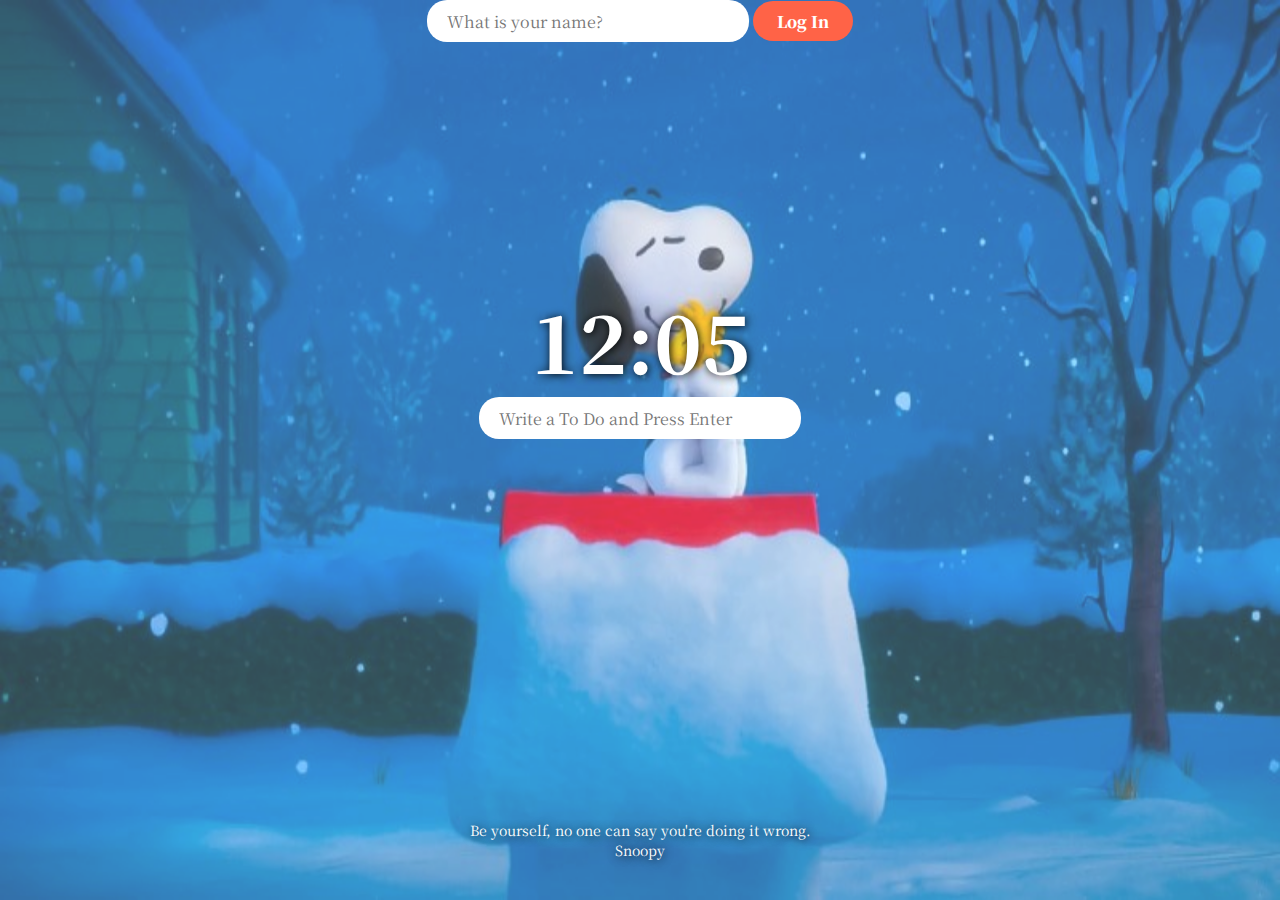
<file: index.html>
<!DOCTYPE html>
<html lang="en">
  <head>
    <meta charset="UTF-8" />
    <meta http-equiv="X-UA-Compatible" content="IE=edge" />
    <meta name="viewport" content="width=device-width, initial-scale=1.0" />

    <link rel="stylesheet" href="css/style.css" />
    <title>Momemtum App</title>
    <link
      href="https://fonts.googleapis.com/css2?family=Aboreto&family=Hahmlet:wght@400;500;600;700&family=Noto+Serif+KR:wght@400;600;900&family=Roboto&family=Silkscreen&display=swap"
      rel="stylesheet"
    />
  </head>

  <body>
    <form id="login-form" class="hidden">
      <input
        required
        maxlength="15"
        type="text"
        placeholder="What is your name?"
      />
      <button>Log In</button>
    </form>
    <h2 id="clock">00:00:00</h2>
    <h1 id="greeting" class="hidden"></h1>
    <form id="todo-form">
      <input type="text" placeholder="Write a To Do and Press Enter" required />
    </form>
    <div class="todo-wrap">
      <ul id="todo-list"></ul>
    </div>
    <div id="quote">
      <span></span> <br />
      <span></span>
    </div>
    <div id="weather">
      <span></span>
      <span></span>
    </div>
    <script src="js/greetings.js"></script>
    <script src="js/clock.js"></script>
    <script src="js/quotes.js"></script>
    <script src="js/background.js"></script>
    <script src="js/todo.js"></script>
    <script src="js/weather.js"></script>
  </body>
</html>
</file>
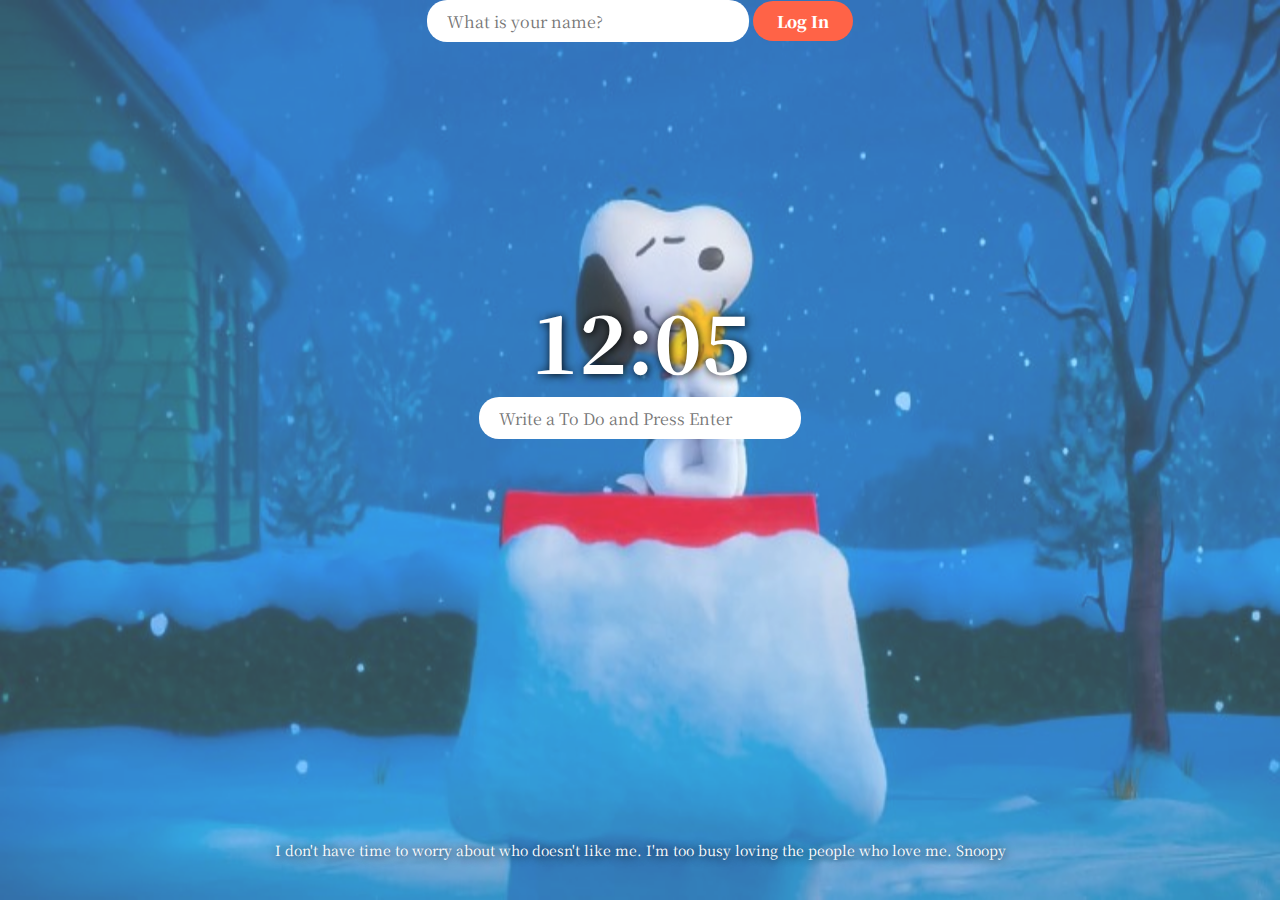
<file: momentum/index.html>
<!DOCTYPE html>
<html lang="en">
  <head>
    <meta charset="UTF-8" />
    <meta http-equiv="X-UA-Compatible" content="IE=edge" />
    <meta name="viewport" content="width=device-width, initial-scale=1.0" />

    <link rel="stylesheet" href="css/style.css" />

    <title>Momemtum App</title>
  </head>

  <body>
    <form id="login-form" class="hidden">
      <input
        required
        maxlength="15"
        type="text"
        placeholder="What is your name?"
      />
      <button>Log In</button>
    </form>
    <h2 id="clock">00:00:00</h2>
    <h1 id="greeting" class="hidden"></h1>
    <form id="todo-form">
      <input type="text" placeholder="Write a To Do and Press Enter" required />
    </form>
    <ul id="todo-list"></ul>
    <div id="quote">
      <span></span>
      <span></span>
    </div>
    <div id="weather">
      <span></span>
      <span></span>
    </div>
    <script src="js/greetings.js"></script>
    <script src="js/clock.js"></script>
    <script src="js/quotes.js"></script>
    <script src="js/background.js"></script>
    <script src="js/todo.js"></script>
    <script src="js/weather.js"></script>
  </body>
</html>
</file>
<file: css/style.css>
@import url('https://fonts.googleapis.com/css2?family=Aboreto&family=Hahmlet:wght@400;500;600;700&family=Noto+Serif+KR:wght@400;600;900&family=Roboto&family=Silkscreen&display=swap');
* {
  font-family: 'Noto Serif KR', serif;
}
img {
  width: 100%;
  height: 100%;
  position: absolute;
  top: 0px;
  left: 0px;
  z-index: -1;
  opacity: 0.8;
}
body {
  margin: 0;
  color: white;
  text-shadow: 1px 1px 10px #000;
  text-align: center;
}
#clock {
  margin-top: 240px;
  font-size: 80px;
  font-weight: 800;
  margin-bottom: 0;
}
h1 {
  margin-top: 0;
  margin-bottom: 100px;
}
input[type='text'] {
  width: 300px;
  height: 40px;
  font-size: 16px;
  border: none;
  border-radius: 20px;
  padding-left: 20px;
  outline: 0;
}
button {
  width: 100px;
  height: 40px;
  font-size: 16px;
  font-weight: 900;
  border: none;
  border-radius: 20px;
  outline: 0;
  color: white;
  background-color: tomato;
}
.done {
  background-color: #4dccc6;
  background-image: linear-gradient(315deg, #4dccc6 0%, #96e4df 74%);
  line-height: 42px;
  font-size: 12px;
  padding: 0;
  margin-left: 20px;
  border: none;
  cursor: pointer;
}
.done:hover {
  background-color: #89d8d3;
  background-image: linear-gradient(315deg, #89d8d3 0%, #03c8a8 74%);
}
.todo-wrap {
  display: flex;
  justify-content: center;
}
#todo-list {
  overflow-y: scroll;
}
#todo-list {
  width: 400px;
  height: 300px;
  overflow: auto;
}
#todo-list::-webkit-scrollbar {
  width: 10px;
}
#todo-list::-webkit-scrollbar-thumb {
  background-color: white;
  opacity: 0.8;
  border-radius: 10px;
}
#todo-list::-webkit-scrollbar-track {
  background-color: #03c8a8;
  border-radius: 10px;
  box-shadow: inset 0px 0px 5px white;
}
li {
  list-style: none;
  margin: 12px;
}
#quote {
  font-size: 14px;
  bottom: 40px;
  width: 100%;
  position: absolute;
}
#weather {
  font-size: 12px;
  top: 40px;
  right: 40px;
  position: absolute;
}
.hidden {
  display: none;
}
</file>
<file: momentum/css/style.css>
@import url('https://fonts.googleapis.com/css2?family=Aboreto&family=Hahmlet:wght@400;500;600;700&family=Noto+Serif+KR:wght@400;600;900&family=Roboto&family=Silkscreen&display=swap');
* {
  font-family: 'Noto Serif KR', serif;
}
img {
  width: 100%;
  height: 100%;
  position: absolute;
  top: 0px;
  left: 0px;
  z-index: -1;
  opacity: 0.8;
}
body {
  margin: 0;
  color: white;
  text-shadow: 1px 1px 10px #000;
  text-align: center;
}
#clock {
  margin-top: 240px;
  font-size: 80px;
  font-weight: 800;
  margin-bottom: 0;
}
h1 {
  margin-top: 0;
  margin-bottom: 100px;
}
input[type='text'] {
  width: 300px;
  height: 40px;
  font-size: 16px;
  border: none;
  border-radius: 20px;
  padding-left: 20px;
  outline: 0;
}
button {
  width: 100px;
  height: 40px;
  font-size: 16px;
  font-weight: 900;
  border: none;
  border-radius: 20px;
  outline: 0;
  color: white;
  background-color: tomato;
}
.done {
  background-color: #4dccc6;
  background-image: linear-gradient(315deg, #4dccc6 0%, #96e4df 74%);
  line-height: 42px;
  font-size: 12px;
  padding: 0;
  margin-left: 20px;
  border: none;
  cursor: pointer;
}
.done:hover {
  background-color: #89d8d3;
  background-image: linear-gradient(315deg, #89d8d3 0%, #03c8a8 74%);
}
.todo-wrap {
  display: flex;
  justify-content: center;
}
#todo-list {
  overflow-y: scroll;
}
#todo-list {
  width: 400px;
  height: 300px;
  overflow: auto;
}
#todo-list::-webkit-scrollbar {
  width: 10px;
}
#todo-list::-webkit-scrollbar-thumb {
  background-color: white;
  opacity: 0.8;
  border-radius: 10px;
}
#todo-list::-webkit-scrollbar-track {
  background-color: #03c8a8;
  border-radius: 10px;
  box-shadow: inset 0px 0px 5px white;
}
li {
  list-style: none;
  margin: 12px;
}
#quote {
  font-size: 14px;
  bottom: 40px;
  width: 100%;
  position: absolute;
}
#weather {
  font-size: 12px;
  top: 40px;
  right: 40px;
  position: absolute;
}
.hidden {
  display: none;
}
</file>
